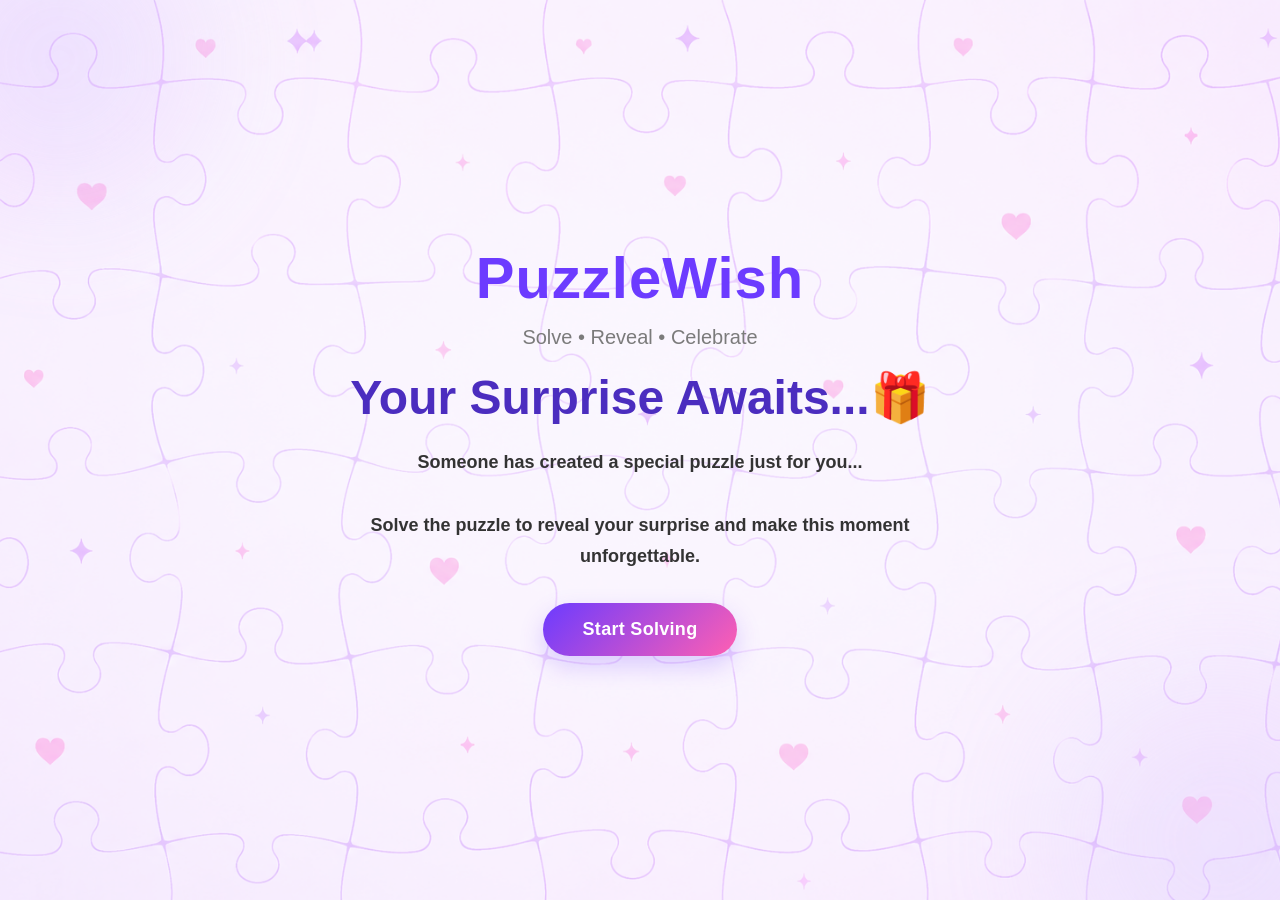
<file: index.html>
<!DOCTYPE html>
<html lang="en">

<head>

<meta charset="UTF-8">
<meta name="viewport" content="width=device-width, initial-scale=1.0">

<title>PuzzleWish</title>
<link rel="icon" type="image/png" href="Assets/Images/favicon.png">

<!-- SAME CSS AS MESSAGE PAGE -->
<link rel="stylesheet" href="css/style.css">

</head>

<body>
<div class="bg-circle circle1"></div>
<div class="bg-circle circle2"></div>
<div class="container">

    <div class="logo">
        PuzzleWish
    </div>

    <p class="tagline">
        Solve • Reveal • Celebrate
    </p>

    <h1 class="heading">
    Your Surprise Awaits...🎁
</h1>

    <p class="description">
        <span class="bold-text">Someone has created a special puzzle just for you...</span>
        <br><br>
        <span class="bold-text">Solve the puzzle to reveal your surprise and make this moment unforgettable.</span>
    </p>

    <a href="puzzle.html" class="button">
        Start Solving
    </a>

</div>

</body>

</html>
</file>
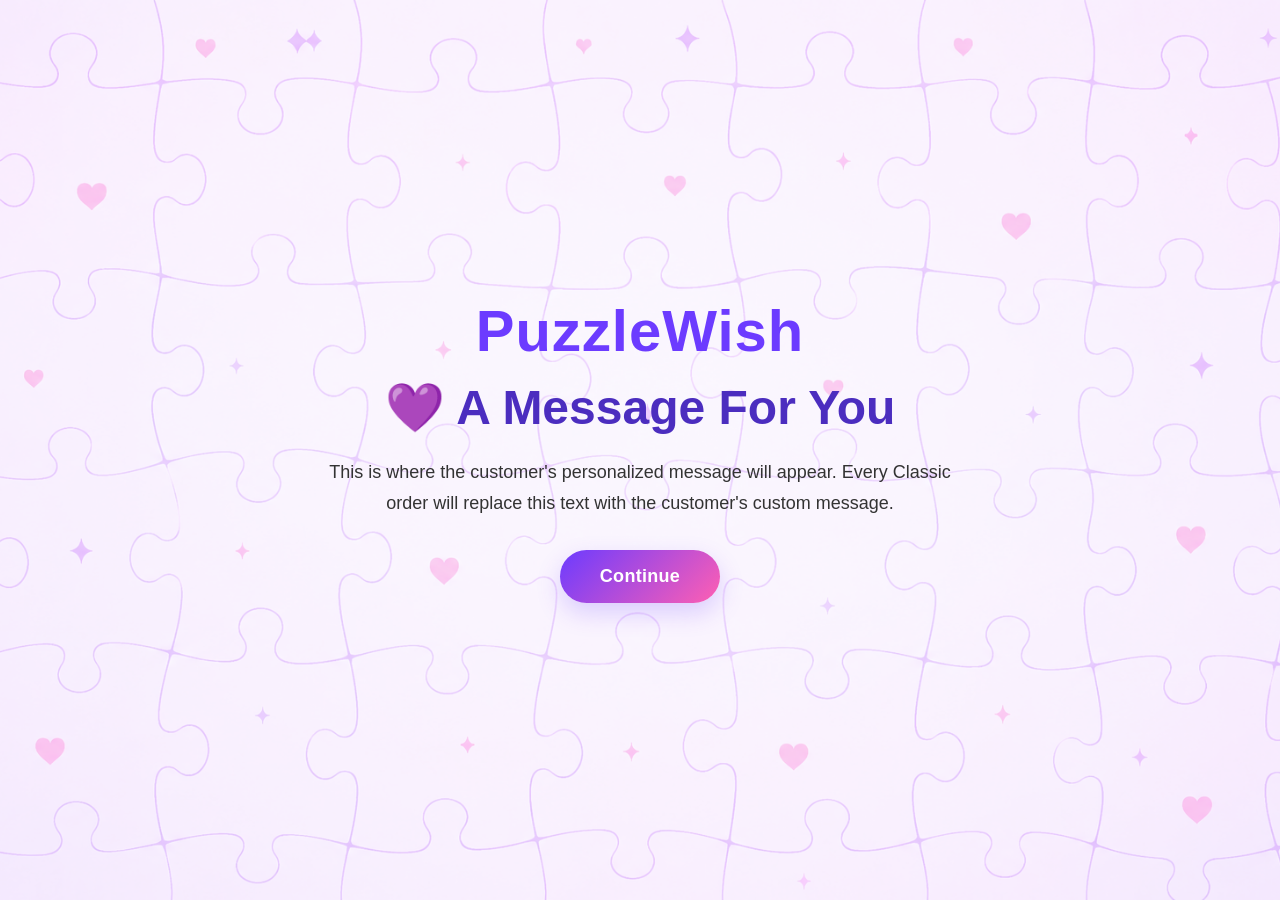
<file: message.html>
<!DOCTYPE html>
<html lang="en">

<head>

<meta charset="UTF-8">
<meta name="viewport" content="width=device-width, initial-scale=1.0">

<title>Your Message</title>

<link rel="stylesheet" href="css/style.css">

</head>

<body>

<div class="container">

<div class="logo">
PuzzleWish
</div>

<h1 class="heading">
💜 A Message For You
</h1>

<p class="description">

This is where the customer's personalized message will appear.

Every Classic order will replace this text with the customer's custom message.

</p>

<a href="thankyou.html" class="button">Continue</a>
</div>

</body>

</html>
</file>
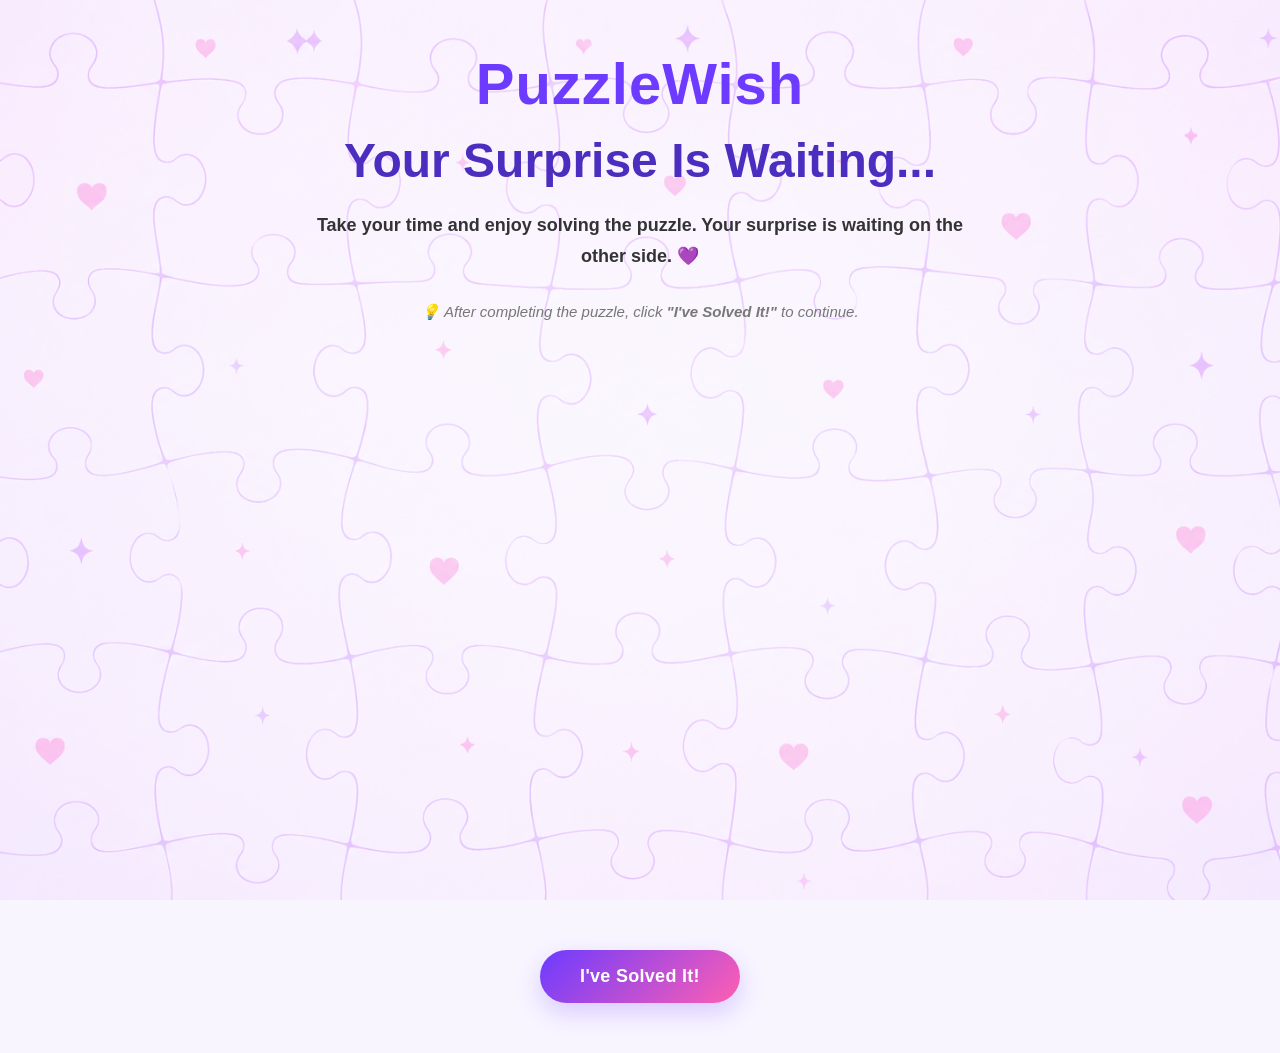
<file: puzzle.html>
<!DOCTYPE html>
<html lang="en">

<head>
<meta charset="UTF-8">
<meta name="viewport" content="width=device-width, initial-scale=1.0">

<title>PuzzleWish Puzzle</title>
<link rel="icon" type="image/png" href="Assets/Images/favicon.png">

<link rel="stylesheet" href="css/style.css">

</head>

<body>

<div class="container">

    <div class="logo">
        PuzzleWish
    </div>

    <h1 class="heading">
        Your Surprise Is Waiting...
    </h1>

    <p class="description">
        <span class="bold-text">
        Take your time and enjoy solving the puzzle. Your surprise is waiting on the other side. 💜</span>
    </p>
<p class="instruction">
    💡 After completing the puzzle, click <strong>"I've Solved It!"</strong> to continue.
</p>
    <iframe
        src="https://www.jigsawplanet.com/?rc=play&amp;pid=209ec1237a44&amp;view=iframe"
        style="width:100%; height:600px; border:none; border-radius:15px;">
    </iframe>

    <a href="#" id="finishButton" class="button" onclick="showRevealButton(); return false;">
I've Solved It!
</a>


<p id="successMessage" class="success-message">
✨ Congratulations!

You've unlocked your surprise.
</p>
</div>

<script>
function showRevealButton() {

    const finishBtn = document.getElementById("finishButton");
    const success = document.getElementById("successMessage");

    // Hide finish button
    finishBtn.style.display = "none";

    // Show success message
    success.style.display = "block";

    // Initial message
    success.innerHTML = `
        <div style="font-size:30px;">✨</div>

        <div style="margin-top:10px;font-size:24px;font-weight:700;">
            Congratulations!
        </div>

        <div style="margin-top:15px;font-size:18px;">
            You've unlocked your surprise.
        </div>

        <div style="margin-top:20px;color:#777;font-size:16px;">
            Preparing your surprise<span id="loadingDots"></span>
        </div>
    `;

    // Animate dots
    let dots = 0;

    const dotInterval = setInterval(function () {

        dots = (dots + 1) % 4;

        document.getElementById("loadingDots").textContent = ".".repeat(dots);

    }, 400);

    // Open reveal page after 2.5 seconds
    setTimeout(function () {

        clearInterval(dotInterval);

        window.location.href = "reveal.html";

    }, 2500);

}
</script>
</body>

</html>
</file>
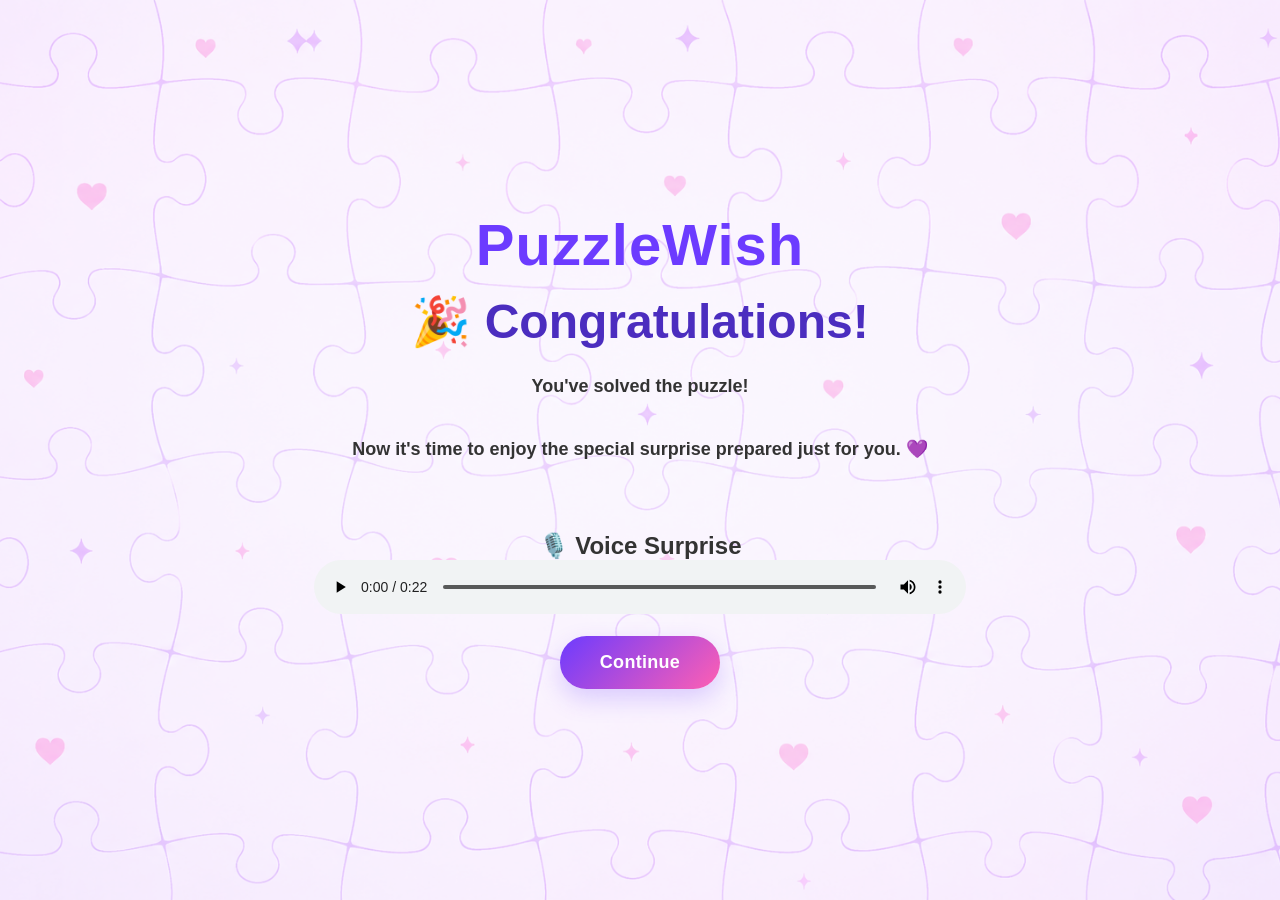
<file: reveal.html>
<!DOCTYPE html>
<html lang="en">

<head>

<meta charset="UTF-8">
<meta name="viewport" content="width=device-width, initial-scale=1.0">

<title>PuzzleWish Reveal</title>
<link rel="icon" type="image/png" href="Assets/Images/favicon.png">

<link rel="stylesheet" href="css/style.css">

</head>

<body>

<div class="container">

<div class="logo">
PuzzleWish
</div>

<h1 class="heading">
🎉 Congratulations!
</h1>

<p class="description">
<span class="bold-text">
You've solved the puzzle!</span>

<br><br>
<span class="bold-text">
Now it's time to enjoy the special surprise prepared just for you. 💜</span>

</p>



<br><br>

<h2>🎙️ Voice Surprise</h2>

<audio id="voicePlayer" controls style="width:100%;">
    <source src="Audio/voice.mpeg" type="audio/mpeg">
    Your browser does not support audio.
</audio>
<div id="surpriseMessage" style="display:none; margin-top:30px;">



<p class="description">

<span class="bold-text">Happy Birthday!

Wishing you endless happiness, success and beautiful memories.

Have a wonderful day! 💜</span>

</p>

</div>
<br><br>

<a href="thankyou.html" class="button">
Continue
</a>

</div>
<script>

document.addEventListener("DOMContentLoaded", function () {

    const player = document.getElementById("voicePlayer");
    const message = document.getElementById("surpriseMessage");

    player.onplay = function () {
    message.style.display = "block";
};
});

</script>
</body>

</html>
</file>
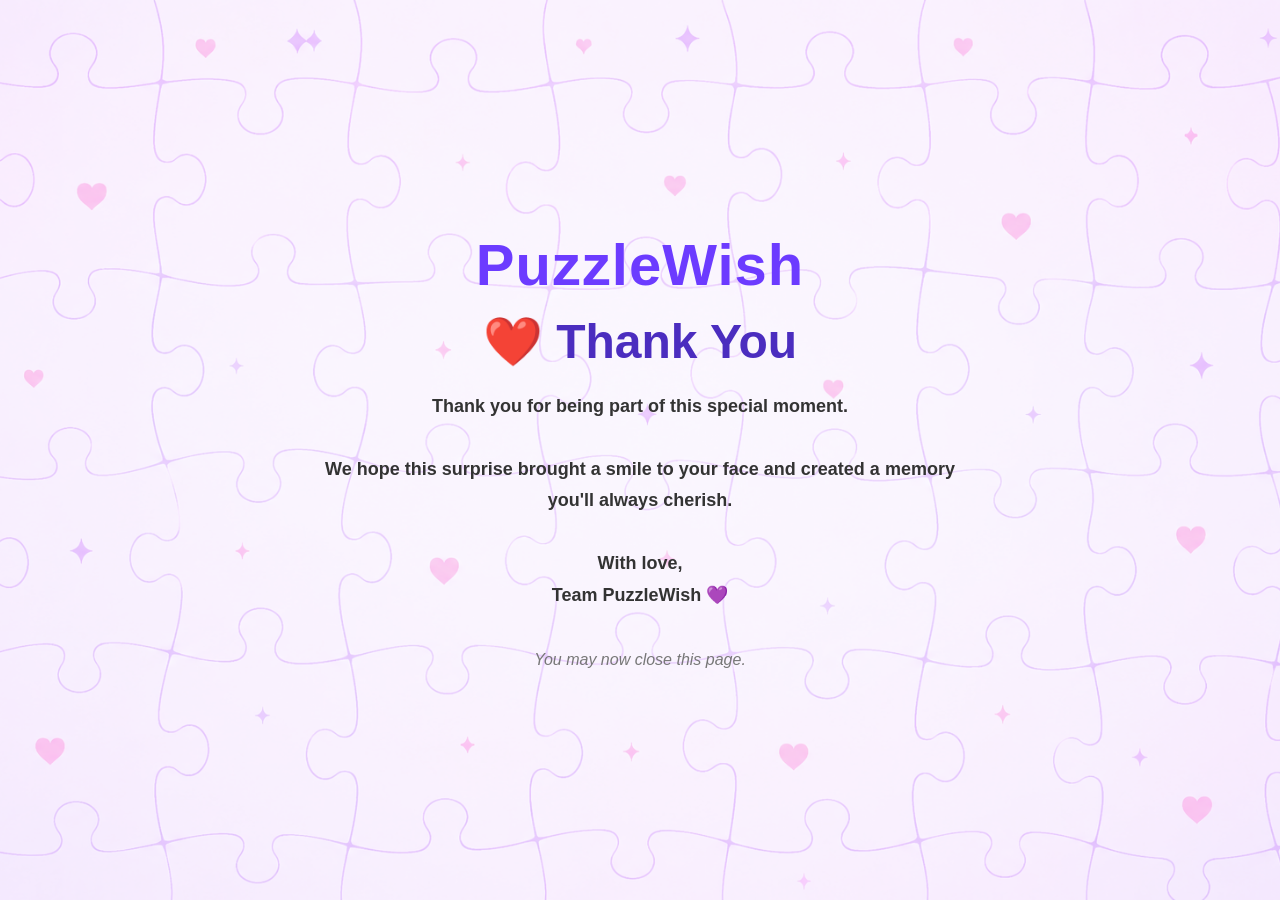
<file: thankyou.html>
<!DOCTYPE html>
<html lang="en">

<head>

    <meta charset="UTF-8">
    <meta name="viewport" content="width=device-width, initial-scale=1.0">

    <title>Thank You</title>
    <link rel="icon" type="image/png" href="Assets/Images/favicon.png">

    <link rel="stylesheet" href="css/style.css">

</head>

<body>

    <div class="container">

        <div class="logo">
            PuzzleWish
        </div>

        <h1 class="heading">
            ❤️ Thank You
        </h1>

        <p class="description">

<span class="bold-text">
Thank you for being part of this special moment.
</span>

<br><br>

<span class="bold-text">
We hope this surprise brought a smile to your face and created a memory you'll always cherish.
</span>

<br><br>

<span class="bold-text">
With love,
<br>
Team PuzzleWish 💜
</span>

</p>

        <p class="close-message">
You may now close this page.
</p>

    </div>

</body>

</html>
</file>
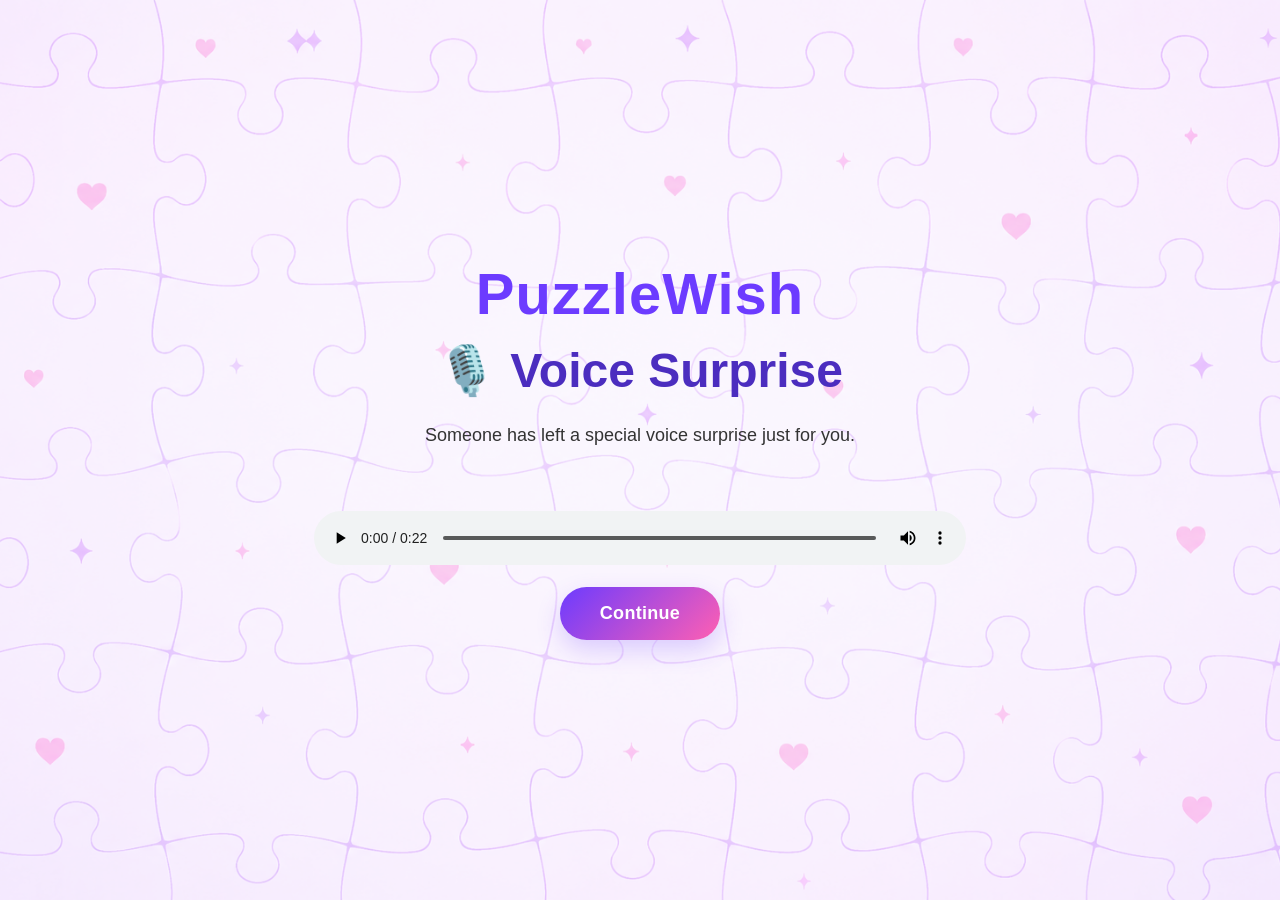
<file: voice.html>
<!DOCTYPE html>
<html lang="en">

<head>

<meta charset="UTF-8">
<meta name="viewport" content="width=device-width, initial-scale=1.0">

<title>Voice Surprise</title>
<link rel="icon" type="image/png" href="Assets/Images/favicon.png">

<link rel="stylesheet" href="css/style.css">

</head>

<body>

<div class="container">

<div class="logo">
PuzzleWish
</div>

<h1 class="heading">
🎙️ Voice Surprise
</h1>

<p class="description">
Someone has left a special voice surprise just for you.
</p>

<audio controls style="width:100%; margin-top:30px;">
    <source src="Audio/voice.mpeg" type="audio/mpeg">
    Your browser does not support audio.
</audio>

<br><br>

<a href="message.html" class="button">
Continue
</a>

</div>

</body>

</html>
</file>
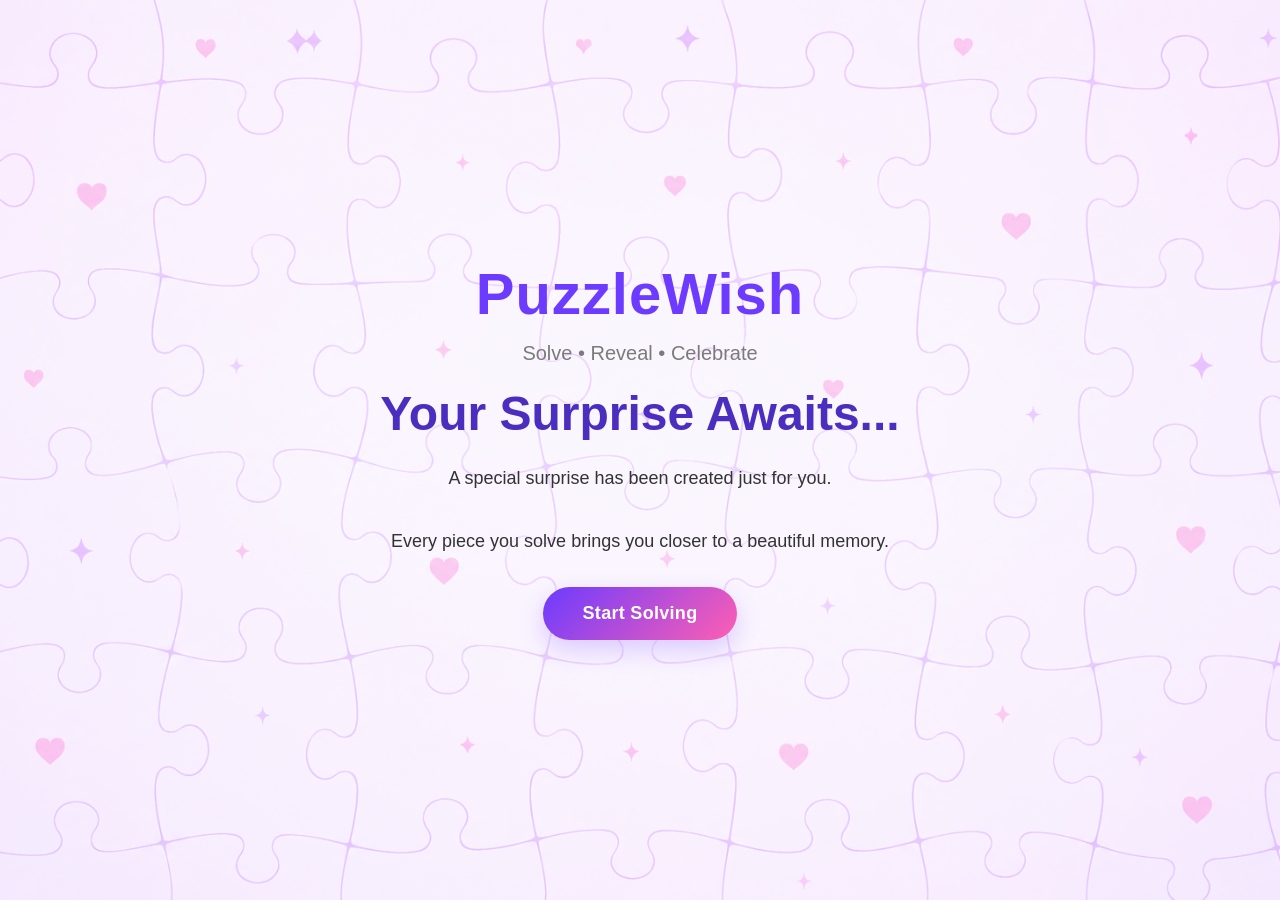
<file: welcome.html>
<!DOCTYPE html>
<html lang="en">

<head>
<meta charset="UTF-8">
<meta name="viewport" content="width=device-width, initial-scale=1.0">

<title>PuzzleWish</title>
<link rel="stylesheet" href="css/style.css">
</head>

<body>

<div class="container">

<div class="logo">
PuzzleWish
</div>

<div class="tagline">
Solve • Reveal • Celebrate
</div>

<h1 class="heading">
Your Surprise Awaits...
</h1>

<p class="description">
A special surprise has been created just for you.
<br><br>
Every piece you solve brings you closer to a beautiful memory.
</p>

<a href="puzzle.html" class="button">
Start Solving
</a>

</div>

</body>

</html>
</file>
<file: css/style.css>
/* ===========================
   PuzzleWish Design System
=========================== */
:root{

    /* Brand Colors */

    --primary-purple:#6C3BFF;
    --primary-pink:#FF5FB2;

    /* Background */

    --bg-main:#F8F5FF;
    --bg-card:#FFFFFF;

    /* Text */

    --heading:#4B2DBF;
    --text:#333333;
    --text-light:#666666;
    --text-muted:#777777;

    /* Effects */

    --shadow:0 12px 30px rgba(108,59,255,.12);

}
*{
    margin:0;
    padding:0;
    box-sizing:border-box;
}

body{
    background:var(--bg-main);
    font-family: Segoe UI, Arial, sans-serif;
    color:var(--text);
    margin:0;
    min-height:100vh;
    display:flex;
    align-items:center;
    justify-content:center;
    position:relative;
    overflow-x:hidden;
}
body::before{
    content:"";
    position:fixed;
    inset:0;

    background:url("../Assets/Images/background2.png") center center/cover no-repeat;

    opacity:0.45;   /* Change this value */

    z-index:-1;
}
.container{
    max-width: 700px;
    width: 100%;
    padding:50px 24px;
    text-align: center;
}

.logo{
     font-size:58px;
    font-weight:800;
    color:var(--primary-purple);
    margin-bottom:15px;
    letter-spacing:1px;
}

.tagline{
    font-size:20px;
    color:#7B7B7B;
    margin-bottom:20px;
}

.heading{
     font-size:48px;
    color:var(--heading);
    margin-bottom: 20px;
    line-height: 1.2;
}

.description{
    font-size: 18px;
    line-height:1.75;
    color:var(--text);
    margin-bottom: 30px;
}

.button{
    display:inline-block;
    background:linear-gradient(
135deg,
var(--primary-purple),
var(--primary-pink)
);
    color:white;
    padding:16px 40px;
    border-radius:40px;
    text-decoration:none;
    font-size:18px;
    font-weight:600;
    transition:all 0.3s ease;
    box-shadow:
0 10px 25px rgba(108,59,255,.22);
border:none;
letter-spacing:.3px;
}
.button:hover{
    background:linear-gradient(
135deg,
#5A2BFF,
#FF4FA5
);
    transform:translateY(-3px) scale(1.05);
    box-shadow:0 14px 28px rgba(108,59,255,0.35);
}

.button:active{
    transform:translateY(1px) scale(0.98);
    box-shadow:0 6px 14px rgba(108,59,255,0.20);
}
.bold-text{
    font-weight:600;
}
/* Gift Animation */

.gift{
    display:inline-block;
    margin-left:10px;
    vertical-align:middle;
    white-space:nowrap;
    animation:giftFloat 2.5s ease-in-out infinite;
}


/* Background Decoration */

.bg-circle{
    position:fixed;
    border-radius:50%;
    filter:blur(70px);
    z-index:-1;
    opacity:0.25;
}

.circle1{
    width:280px;
    height:280px;
    background:#cdb8ff;
    top:-80px;
    left:-80px;
}

.circle2{
    width:320px;
    height:320px;
    background:#d9c8ff;
    bottom:-100px;
    right:-100px;
}
/* Landing Page Animation */

.container{
    animation: fadeUp 0.9s ease-out;
}

@keyframes fadeUp{

    from{
        opacity:0;
        transform:translateY(25px);
    }

    to{
        opacity:1;
        transform:translateY(0);
    }

}
/* Cinematic Heading */

.heading > span{
    opacity:0;
    transform:translateY(20px);
}

.heading span{
    opacity:0;
    transform:translateY(20px);
}

.line1{
    animation:fadeLine .6s ease forwards;
}

.line2{
    animation:fadeLine .6s ease forwards;
    animation-delay:.25s;
}

.line3{
    animation:fadeLine .6s ease forwards;
    animation-delay:.5s;
}

@keyframes fadeLine{

    from{
        opacity:0;
        transform:translateY(20px);
    }

    to{
        opacity:1;
        transform:translateY(0);
    }

}
/* ===========================
   Puzzle Card
=========================== */

.puzzle-card{
    background:var(--bg-card);
    border-radius:24px;
    padding:18px;
    margin:30px 0;

    border:1px solid rgba(108,59,255,.08);

    box-shadow:
    0 16px 35px rgba(108,59,255,.14);
    transition:.3s ease;
}
.puzzle-card:hover{

    transform:translateY(-3px);

    box-shadow:
    0 18px 40px rgba(108,59,255,.16);

}

.puzzle-frame{
    width:100%;
    height:600px;
    border:none;
    border-radius:18px;
}
.instruction{
    font-size:15px;
    color:var(--text-muted);
    margin-bottom:25px;
    font-style:italic;
}
/* Reveal Button Animation */

.show-button{

    animation:popUp .5s ease;

}

@keyframes popUp{

    0%{
        opacity:0;
        transform:scale(.8);
    }

    70%{
        transform:scale(1.08);
    }

    100%{
        opacity:1;
        transform:scale(1);
    }

}
/* Success Message */

.success-message{

    display:none;

    margin-top:25px;

    font-size:22px;

    font-weight:700;

    color:var(--primary-purple);

    animation:fadeUp .5s ease;

}
/* Closing Message */

.close-message{
    margin-top:40px;
    font-size:16px;
    color:var(--text-muted);
    font-style:italic;
}
</file>
